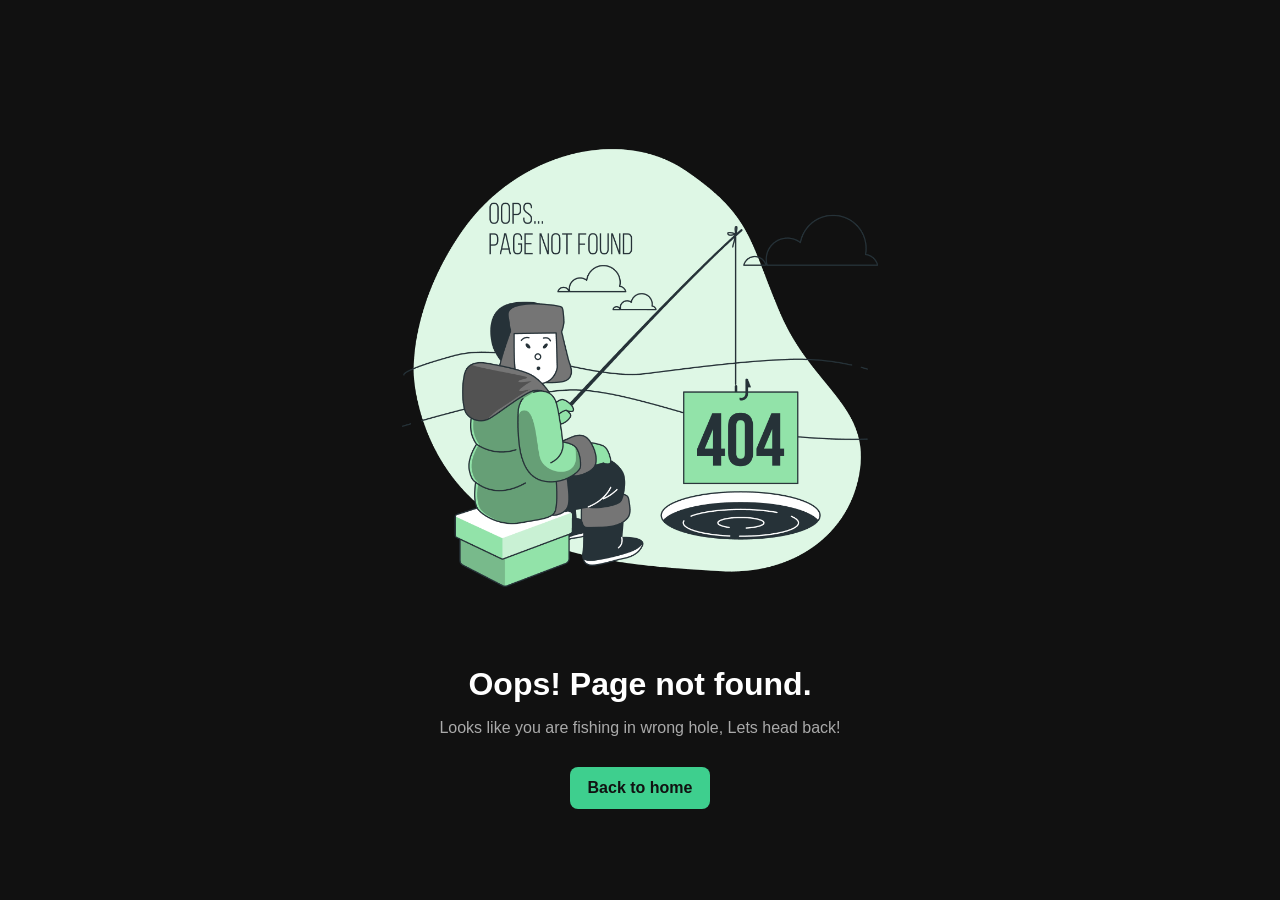
<file: 404-page/index.html>
<!DOCTYPE html>
<html lang="en">
<head>
  <meta charset="UTF-8">
  <meta name="viewport" content="width=device-width, initial-scale=1.0">
  <link rel="stylesheet" href="style.css" />
  <title>404 Page</title>
</head>
<body>
  <img src="404.png" alt="400-Page-Not-Found" />
  <h1>Oops! Page not found.</h1>
  <p>Looks like you are fishing in wrong hole, Lets head back!</p>
  <a href="#">Back to home</a>
</body>
</html>
</file>
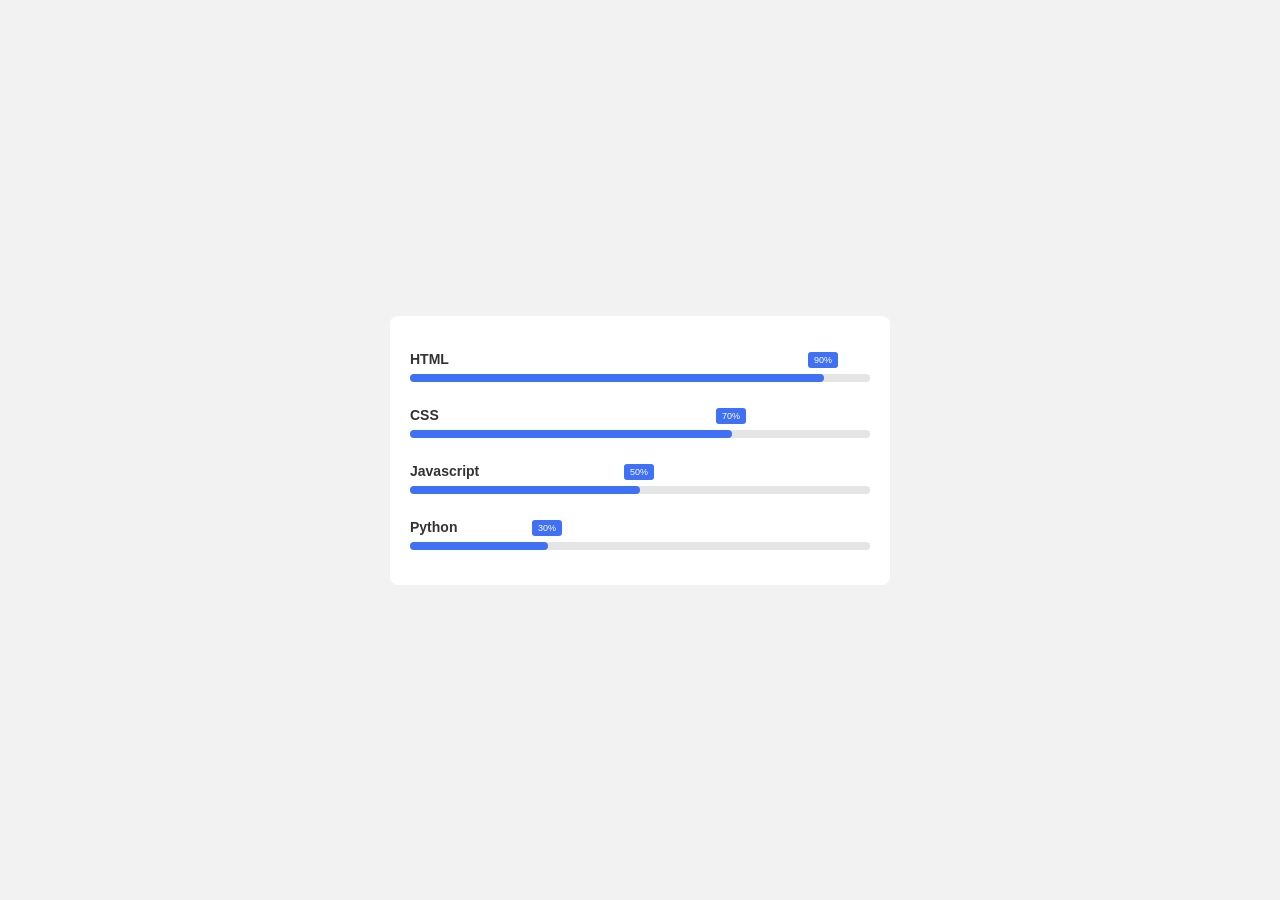
<file: animated-skills-bar/index.html>
<!DOCTYPE html>
<html lang="en">
<head>
  <meta charset="UTF-8">
  <meta name="viewport" content="width=device-width, initial-scale=1.0">
  <link rel="stylesheet" href="style.css">
  <title>Animated Skills Bar</title>
</head>
<body>
  <div class="container">
    <!-- 1st Skill box -->
    <div class="skill-box">
      <span class="title">HTML</span>
      <div class="skill-bar">
        <span class="skill-per html">
          <span class="per-value">90%</span>
        </span>
      </div>
    </div>
    <!-- 2nd Skill box -->
    <div class="skill-box">
      <span class="title">CSS</span>
      <div class="skill-bar">
        <span class="skill-per css">
          <span class="per-value">70%</span>
        </span>
      </div>
    </div>
    <!-- 3rd Skill box -->
    <div class="skill-box">
      <span class="title">Javascript</span>
      <div class="skill-bar">
        <span class="skill-per javascript">
          <span class="per-value">50%</span>
        </span>
      </div>
    </div>
    <!-- 4th Skill box -->
    <div class="skill-box">
      <span class="title">Python</span>
      <div class="skill-bar">
        <span class="skill-per python">
          <span class="per-value">30%</span>
        </span>
      </div>
    </div>
  </div>
</body>
</html>
</file>
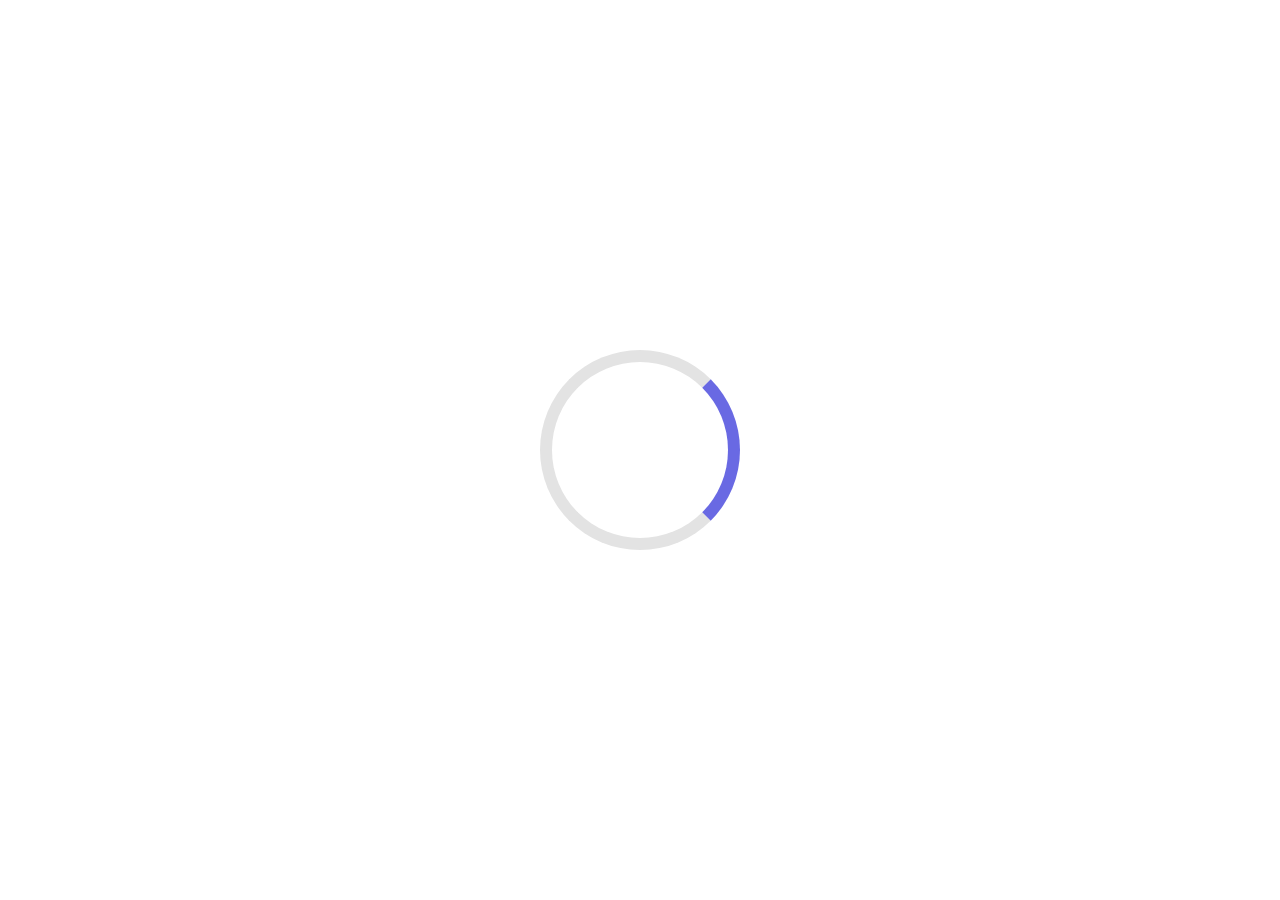
<file: circle-loading-animation/index.html>
<!DOCTYPE html>
<html lang="en">
<head>
  <meta charset="UTF-8">
  <meta name="viewport" content="width=device-width, initial-scale=1.0">
  <link rel="stylesheet" href="style.css">
  <title>Circle Loading Animation</title>
</head>
<body>
  <div class="loader"></div>
</body>
</html>
</file>
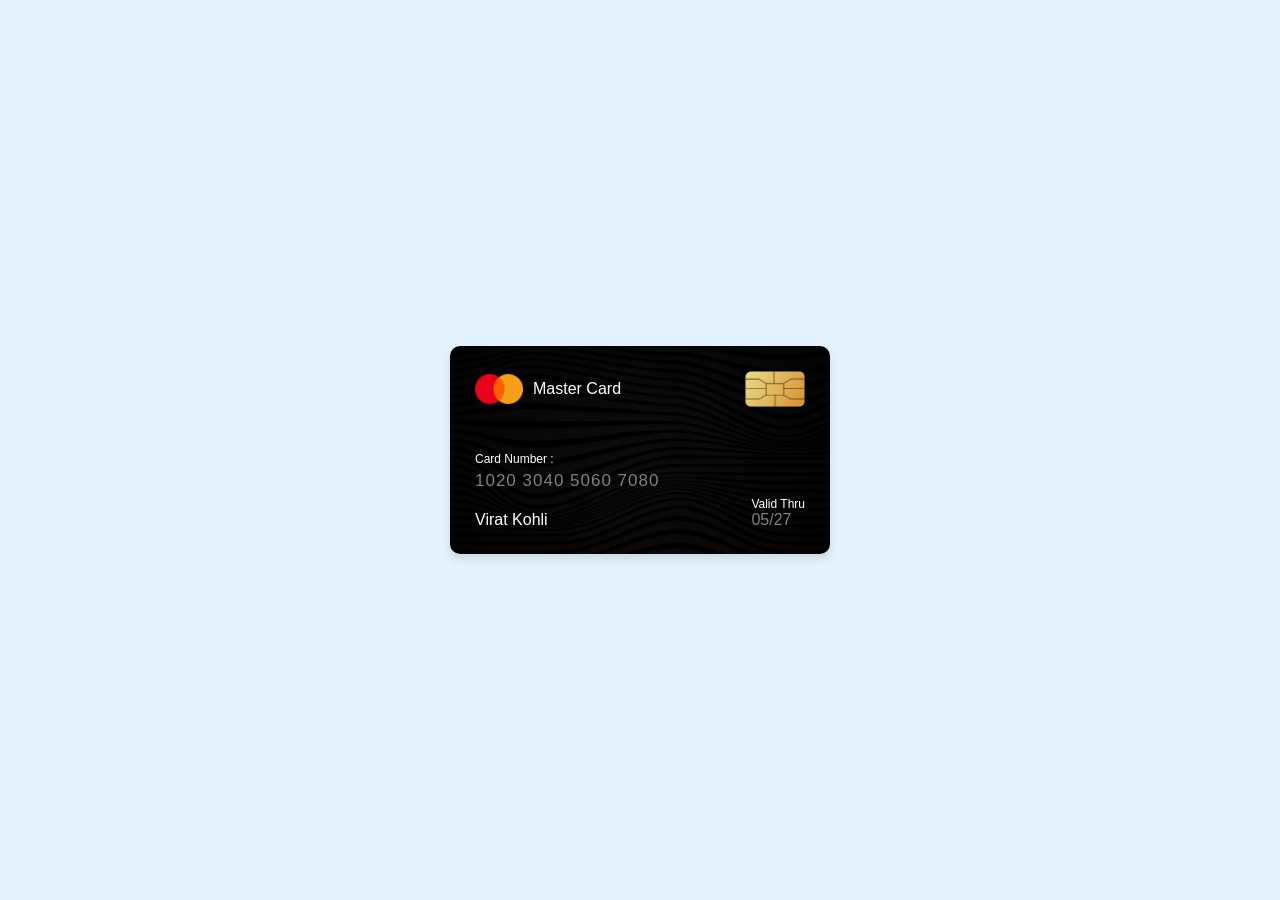
<file: credit-card-ui/index.html>
<!DOCTYPE html>
<html lang="en">
  <head>
    <meta charset="UTF-8" />
    <meta http-equiv="X-UA-Compatible" content="IE=edge" />
    <meta name="viewport" content="width=device-width, initial-scale=1.0" />
    <title>Credit Card Ui Design</title>
    <link rel="stylesheet" href="style.css" />
  </head>
  <body>
    <div class="container">
      <header>
        <span class="logo">
          <img src="images/logo.png" alt="logo-image"/>
          <h5 class="master-card-text">Master Card</h5>
        </span>
        <img src="images/chip.png" alt="chip-image" class="chip" />
      </header>

      <div class="card-details">
        <div class="name-number">
          <h6>Card Number :</h6>
          <h5 class="number">1020 3040 5060 7080</h5>
          <h5 class="name">Virat Kohli</h5>
        </div>
        <div class="card-valid-date">
          <h6>Valid Thru</h6>
          <h5>05/27</h5>
        </div>
      </div>
    </div>
  </body>
</html>
</file>
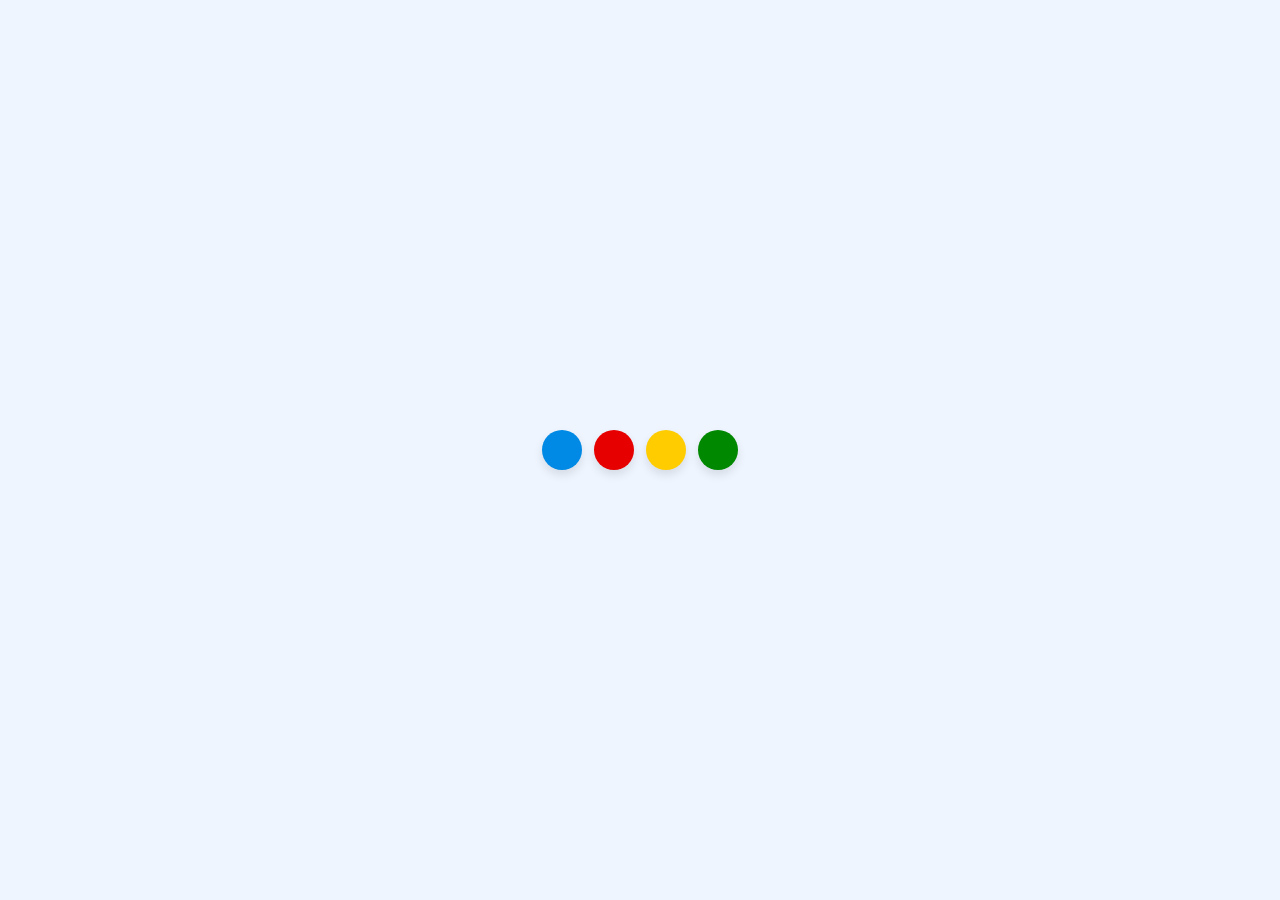
<file: google-loading-animation/index.html>
<!DOCTYPE html>
<html lang="en">
<head>
  <meta charset="UTF-8">
  <meta name="viewport" content="width=device-width, initial-scale=1.0">
  <link rel="stylesheet" href="styles.css" />
  <title>Google Animated Loader</title>
</head>
<body>
  <div class="wrapper">
    <span class="dot"></span>
    <span class="dot"></span>
    <span class="dot"></span>
    <span class="dot"></span>
  </div>
</body>
</html>
</file>
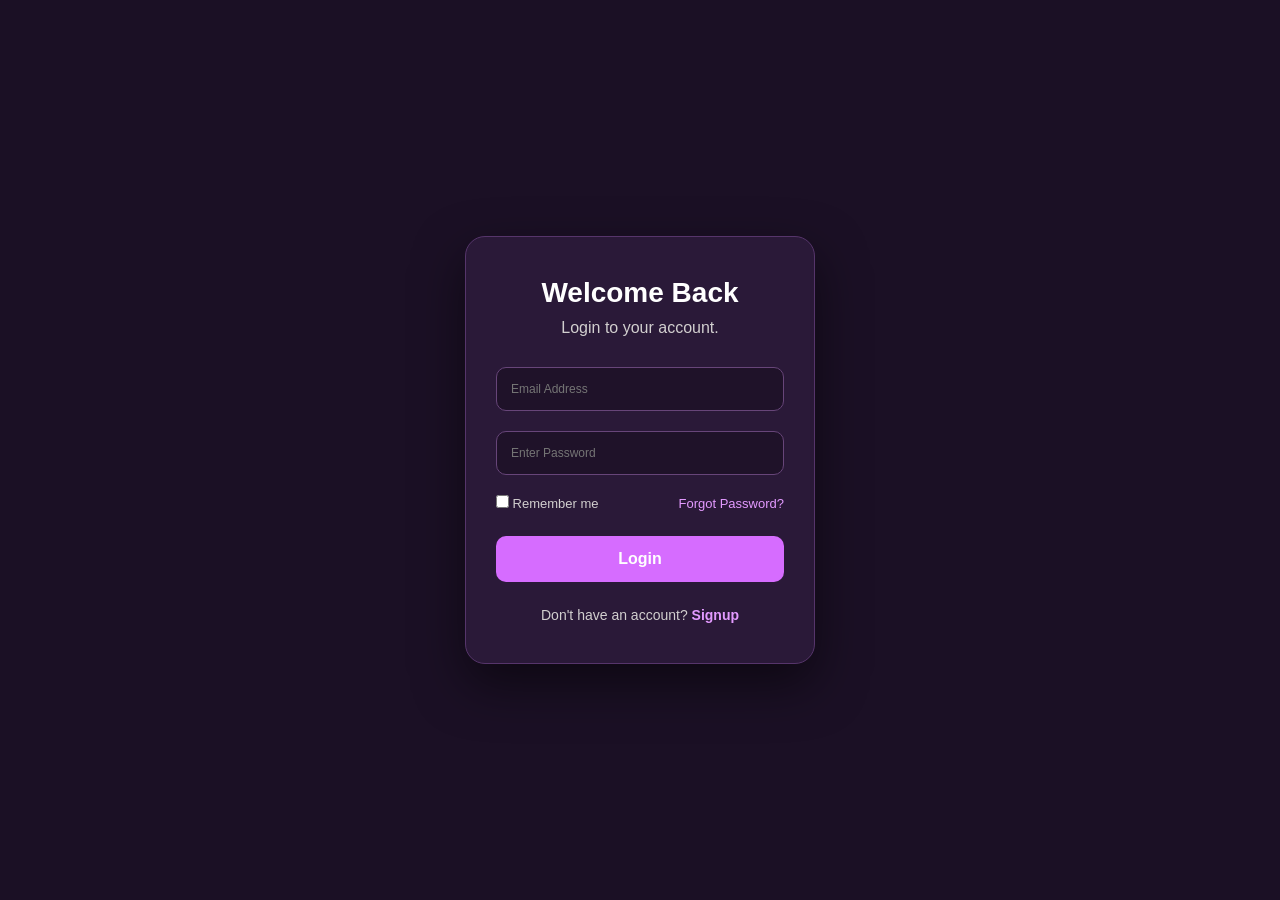
<file: login-form/index.html>
<!DOCTYPE html>
<html lang="en">
<head>
    <meta charset="UTF-8">
    <meta name="viewport" content="width=device-width, initial-scale=1.0">
    <title>Login Form</title>
    <link rel="stylesheet" href="styles.css">
</head>
<body>
  <div class="login-box">
    
    <h2>Welcome Back</h2>
    <p>Login to your account.</p>
    
    <form>
      <div class="input-box">
        <label for="Email Address"></label>
        <input type="email" placeholder="Email Address" />
      </div>
      <div class="input-box">
        <label for="Password"></label>
        <input type="password" placeholder="Enter Password" />
      </div>
      
      <div class="options">
        <label>
          <input type="checkbox" /> Remember me
        </label>
        <a href="#">Forgot Password?</a>
      </div>

      <button type="submit">Login</button>

      <div class="signup">
        Don't have an account? 
        <a href="#">Signup</a>
      </div>
    </form>
  </div>
</body>
</html>
</file>
<file: 404-page/style.css>
* {
  padding: 0;
  margin: 0;
  box-sizing: border-box;
  font-family: sans-serif;
}

body {
  height: 100vh;
  display: flex;
  align-items: center;
  justify-content: center;
  flex-direction: column;
  background-color: #111;
  color: #fff;
}

img {
  width: 100%;
  max-width: 550px;
  margin-bottom: 25px;
}

h1 {
  font-size: 2rem;
  margin-bottom: 16px;
}

p {
  font-size: 1rem;
  color: #aaa;
  margin-bottom: 30px;
}

a {
  background-color: #3ecf8e;
  color: #111;
  padding: 12px 18px;
  text-decoration: none;
  font-weight: 600;
  border-radius: 8px;
  transition: all 0.3s ease;
}

a:hover {
  background-color: #04fc8d;
}



/* Responsive */

@media (max-width: 600px) {
  
  img {
    width: 370px;
  }

  h1 {
    font-size: 1.5rem;
  }

  p {
    font-size: 0.8rem;
  }
  
}
</file>
<file: animated-skills-bar/style.css>
* {
  padding: 0;
  margin: 0;
  box-sizing: border-box;
}

body {
  height: 100vh;
  display: flex;
  align-items: center;
  justify-content: center;
  background-color: #f2f2f2;
  font-family: Arial, Helvetica, sans-serif;
}

.container {
  position: relative;
  max-width: 500px;
  width: 100%;
  padding: 10px 20px;
  margin: 0px 15px;
  border-radius: 8px;
  background-color: white;
}

.container .skill-box {
  width: 100%;
  margin: 25px 0px;
}

.skill-box .title {
  display: block;
  color: #333;
  font-size: 14px;
  font-weight: 600;
}

.skill-box .skill-bar {
  background-color: rgba(0, 0, 0, 0.1);
  height: 8px;
  width: 100%;
  border-radius: 7px;
  margin-top: 7px;
}

.skill-bar .skill-per {
  position: relative;
  display: block;
  background-color:  #4070f4;
  height: 100%;
  border-radius: 7px;
  animation: slide-bar 0.7s ease-in-out forwards;
  opacity: 0;
}

.skill-bar .html {
  width: 90%;
}

.skill-bar .css {
  width: 70%;
  animation-delay: 0.1s;
}

.skill-bar .javascript {
  width: 50%;
  animation-delay: 0.2s;
}

.skill-bar .python {
  width: 30%;
  animation-delay: 0.3s;
}


.skill-per .per-value {
  position: absolute;
  right: -14px;
  top: -22px;
  font-size: 9px;
  font-weight: 500;
  background-color: #4070f4;
  padding: 3px 6px;
  color: white;
  border-radius: 3px;
}








/* Animation for Skills Bar */

@keyframes slide-bar {
  0% {
    opacity: 0;
    width: 0;
  }

  100% {
    opacity: 1;
  }
}
</file>
<file: circle-loading-animation/style.css>
* {
  padding: 0;
  margin: 0;
  box-sizing: border-box;
}

body {
  height: 100vh;
  display: flex;
  justify-content: center;
  align-items: center;
}

.loader {
  height: 200px;
  width: 200px;
  border: 12px solid #e3e3e3;
  border-radius: 50%;
  border-right-color: hwb(240 41% 11%);
  animation: spin 1.3s ease-out infinite;
}




/* Animation */

@keyframes spin {
  100% {
    transform: rotate(360deg);
  }
}
</file>
<file: credit-card-ui/style.css>
* {
  margin: 0;
  padding: 0;
  box-sizing: border-box;
  font-family: Arial, Helvetica, sans-serif;
}

body {
  height: 100vh;
  display: flex;
  justify-content: center;
  align-items: center;
  background: #e3f2fd;
}

.container {
  position: relative;
  background-image: url("images/bg.png");
  background-size: cover;
  padding: 25px;
  border-radius: 10px;
  max-width: 380px;
  width: 100%;
  box-shadow: 0px 5px 10px rgba(0, 0, 0, 0.1);
}

.master-card-text {
  color: #fff;
}

header, .logo {
  display: flex;
  align-items: center;
  justify-content: space-between;
}

.logo img {
  width: 48px;
  margin-right: 10px;
}


header .chip {
  width: 60px;
}


.container .card-details {
  display: flex;
  align-items: flex-end;
  justify-content: space-between;
  margin-top: 45px;
}



h5.number {
  margin-top: 5px;
  font-size: 17px;
  letter-spacing: 1px;
  color: gray;
}

h5.name {
  margin-top: 20px;
  color: #fff;
}

h6 {
  color: #fff;
  font-size: 12px;
  font-weight: 400;
}

h5 {
  font-weight: 400;
  font-size: 16px;
  color: gray;
}
</file>
<file: google-loading-animation/styles.css>
* {
  margin: 0;
  padding: 0;
  box-sizing: border-box;
}

body {
  height: 100vh;
  width: 100vw;
  display: flex;
  align-items: center;
  justify-content: center;
  background-color: #eef5fe;
}


.wrapper {
  display: flex;
  gap: 12px;
}

.wrapper .dot {
  height: 40px;
  width: 40px;
  border-radius: 50%;
  background-color: #008ae6;
  box-shadow: 0 5px 10px rgba(0, 0, 0, 0.1);
  animation: animate 1s ease-in-out infinite alternate;
}



.dot:nth-child(1) {
  animation-delay: -0.25s;
}

.dot:nth-child(2) {
  background-color: #e60000;
  animation-delay: -0.5s;
}

.dot:nth-child(3) {
  background-color: #ffcc00;
  animation-delay: -0.75s;
}

.dot:nth-child(4) {
  background-color: #008800;
  animation-delay: -1s;
}


@keyframes animate {
  0% {
    transform: translateY(-15px);
  }
  100% {
    transform: translateY(10px);
  }
}
</file>
<file: login-form/styles.css>
* {
  padding: 0;
  margin: 0;
  box-sizing: border-box;
  font-family: Arial, Helvetica, sans-serif;
}
body {
  height: 100vh;
  display: flex;
  justify-content: center;
  align-items: center;
  background-color: #1b1025;
}


.login-box {
  width: 350px;
  padding: 40px 30px;
  background-color: #2a1938;
  border: 1px solid #56356b;
  border-radius: 20px;
  box-shadow: 0 20px 50px #00000080;
}

.login-box h2 {
  color: white;
  margin-bottom: 10px;
  font-size: 28px;
  text-align: center;
}

.login-box p {
  color: #d2cfcfff;
  margin-bottom: 30px;
  text-align: center;
}


.input-box {
  margin-bottom: 20px;
}

.input-box label {
  color: #eee;
  display: block;
  font-size: 14px;
  margin-bottom: 8px;
}

.input-box input {
  width: 100%;
  padding: 14px;
  border: 1px solid #674579;
  border-radius: 10px;
  outline: none;
  background-color: #1f1229;
  color: white;
  font-size: 12px;
}
.input-box input:focus {
  border-color: #d66cff;
}


.options {
  display: flex;
  justify-content: space-between;
  align-items: center;
  margin: 5px 0 25px;
  color: #d2cfcfff;
  font-size: 13px;
}

.options a {
  color: #e39aff;
  text-decoration: none;
}


button {
  width: 100%;
  padding: 14px;
  border: none;
  border-radius: 10px;
  background-color: #d66cff;
  color: white;
  font-size: 16px;
  font-weight: 600;
  cursor: pointer;
}
button:hover {
  background-color: #bd3bea;
}


.signup {
  text-align: center;
  color: #d2cfcfff;
  margin-top: 25px;
  font-size: 14px;
}

.signup a {
  text-decoration: none;
  color: #e39aff;
  font-weight: 600;
}
</file>
